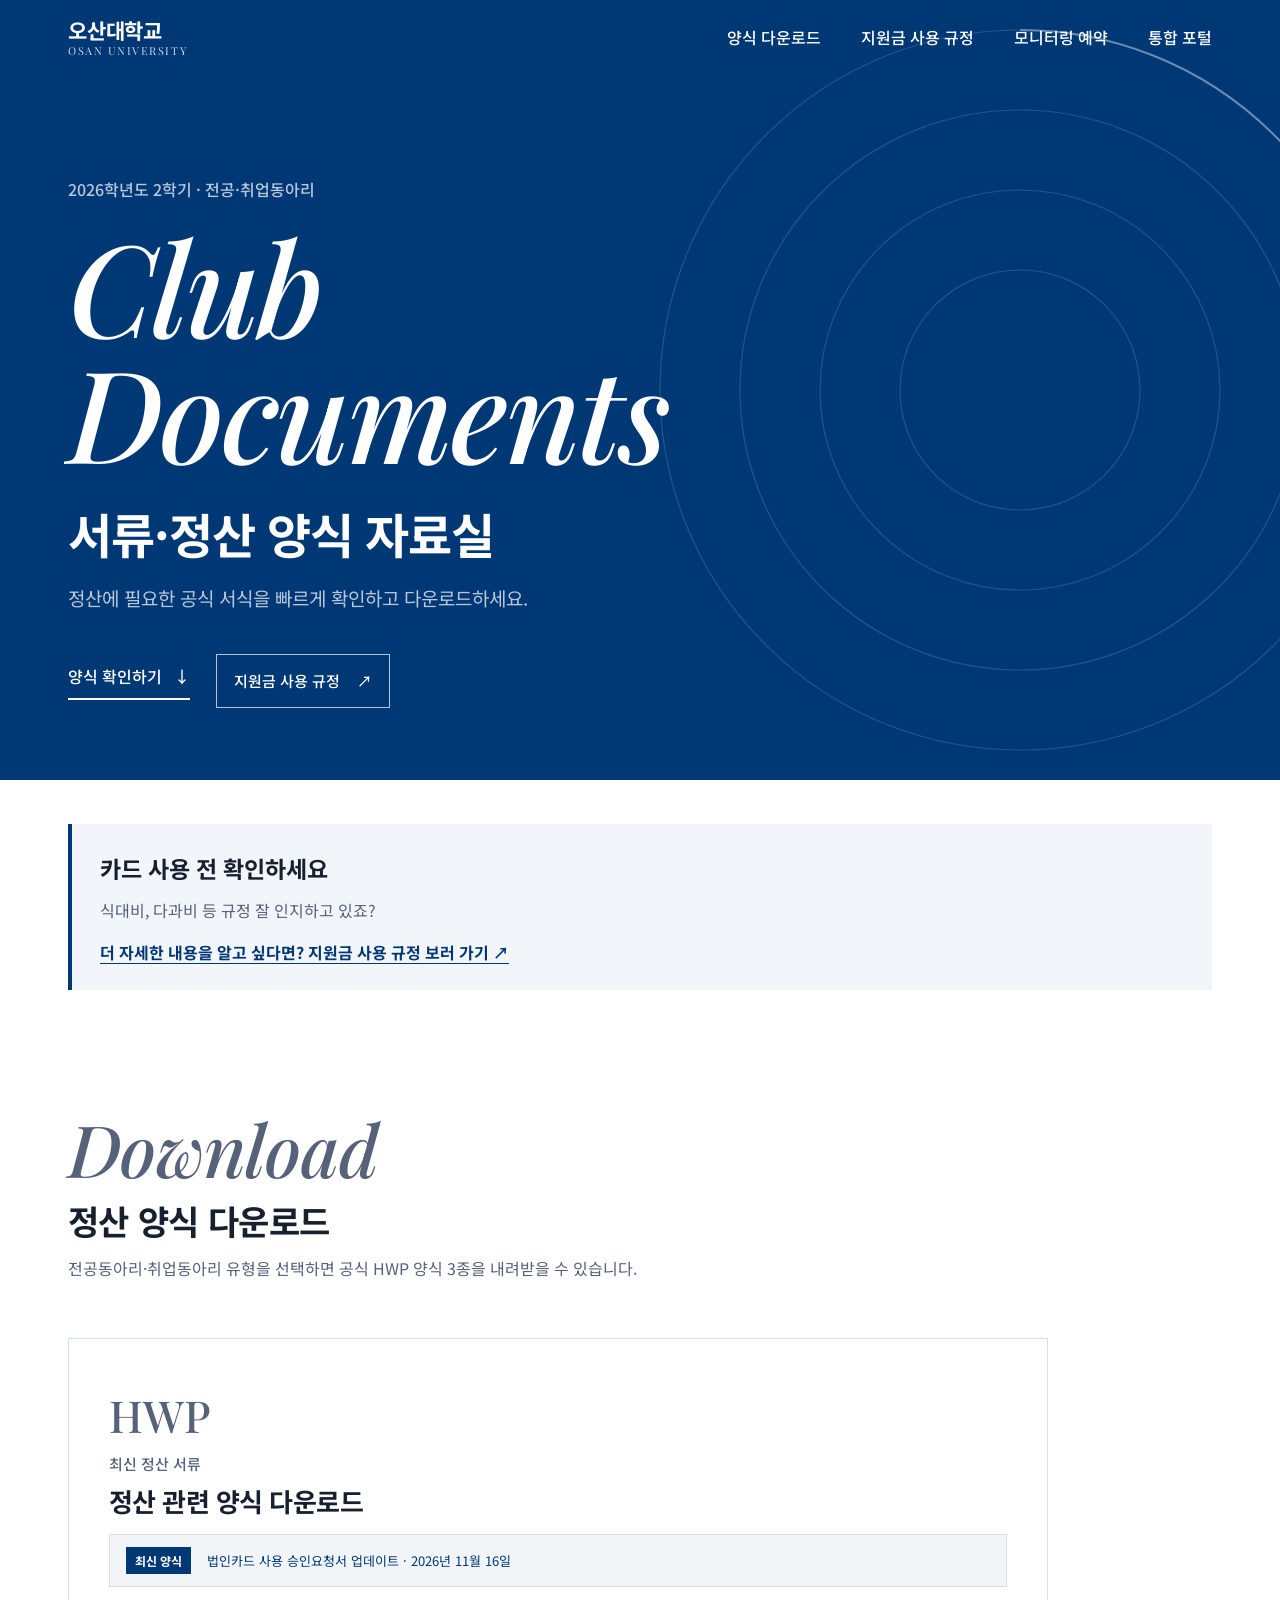
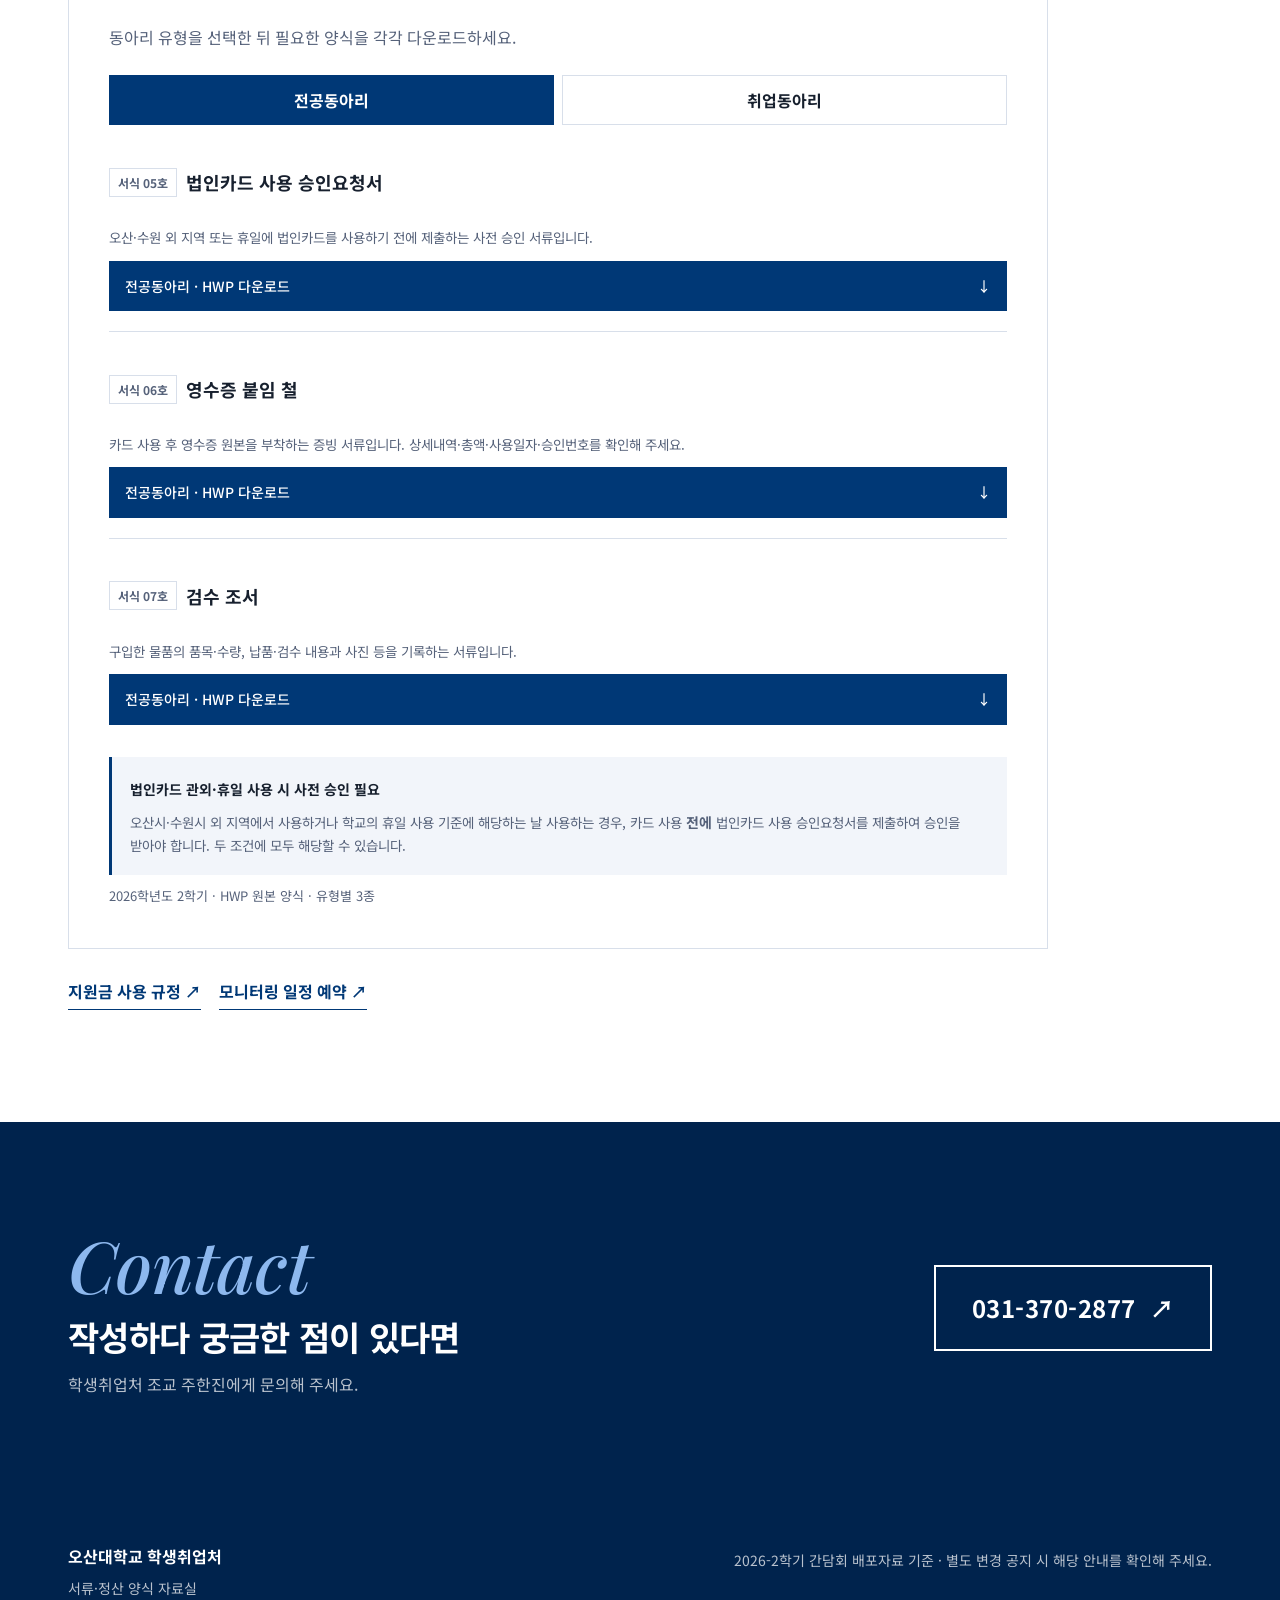
<file: index.html>
<!DOCTYPE html>
<html lang="ko">
<head>
<meta charset="utf-8">
<meta name="viewport" content="width=device-width, initial-scale=1, viewport-fit=cover">
<title>서류·정산 양식 자료실 | 오산대학교</title>
<meta name="description" content="오산대학교 전공·취업동아리 공식 정산 서식 다운로드">
<link rel="preconnect" href="https://fonts.googleapis.com">
<link rel="preconnect" href="https://fonts.gstatic.com" crossorigin>
<link href="https://fonts.googleapis.com/css2?family=Noto+Sans+KR:wght@400;500;700&family=Playfair+Display:ital,wght@0,500;1,500&display=swap" rel="stylesheet">
<link rel="stylesheet" href="./assets/css/common.css">
<link rel="stylesheet" href="./assets/css/documents.css">
<link rel="stylesheet" href="./assets/css/responsive.css">
<style>.form-version{display:flex;align-items:center;flex-wrap:wrap;gap:8px 16px;border:1px solid #d7e0e9;background:#f1f5f8;padding:12px 16px;margin:16px 0 22px;font-size:13px;color:#003876}.form-version strong{font-size:12px;background:#003876;color:#fff;padding:3px 9px}.form-version span{line-height:1.7}</style></head>
<body>
<header class="site-head" id="head"><div class="wrap">
<a class="logo" href="#top" aria-label="현재 페이지 처음으로"><b>오산대학교</b><span>OSAN UNIVERSITY</span></a>
<nav class="gnb" id="gnb" aria-label="주요 메뉴">
<a href="#downloads">양식 다운로드</a><a href="rules/" target="_blank" rel="noopener noreferrer">지원금 사용 규정</a><a href="https://hanjinjoo.github.io/osan-monitoring-2026/" target="_blank" rel="noopener noreferrer">모니터링 예약</a>
<a href="https://hanjinjoo.github.io/osan-club/" target="_blank" rel="noopener noreferrer">통합 포털</a></nav>
<button class="menu-btn" id="menuBtn" type="button" aria-label="메뉴 열기" aria-expanded="false" aria-controls="gnb"><span></span></button>
</div></header>
<main id="top">
<div class="hero"><svg class="hero-art" viewBox="0 0 760 760" fill="none" aria-hidden="true"><g stroke="#ffffff" stroke-opacity=".28" stroke-width="1.2"><circle cx="380" cy="380" r="120"/><circle cx="380" cy="380" r="200"/><circle cx="380" cy="380" r="280"/><circle cx="380" cy="380" r="360"/></g><path d="M380 20 A360 360 0 0 1 740 380" stroke="#ffffff" stroke-opacity=".8" stroke-width="2"/></svg>
<div class="wrap"><div class="hero-in"><p class="hero-term">2026학년도 2학기 · 전공·취업동아리</p>
<p class="hero-en" aria-hidden="true">Club<br>Documents</p>
<h1>서류·정산 양식 자료실</h1>
<p class="hero-lead">정산에 필요한 공식 서식을 빠르게 확인하고 다운로드하세요.</p>
<div class="hero-actions"><a class="hero-cta" href="#downloads">양식 확인하기 <span aria-hidden="true">↓</span></a>
<a class="hero-cta-secondary" href="rules/" target="_blank" rel="noopener noreferrer">지원금 사용 규정 <span aria-hidden="true">↗</span></a></div></div></div></div>
<div class="page-intro"><div class="wrap"><div class="page-intro__inner"><h2>카드 사용 전 확인하세요</h2><p>식대비, 다과비 등 규정 잘 인지하고 있죠?</p><a href="rules/" target="_blank" rel="noopener noreferrer">더 자세한 내용을 알고 싶다면? 지원금 사용 규정 보러 가기 ↗</a></div></div></div>
<section id="downloads"><div class="wrap"><div class="sec-head"><p class="sec-en" aria-hidden="true">Download</p><h2>정산 양식 다운로드</h2><p>전공동아리·취업동아리 유형을 선택하면 공식 HWP 양식 3종을 내려받을 수 있습니다.</p></div>
<p class="kakao-note" id="kakaoNote" role="status" hidden><b>카카오톡 안에서 열린 화면입니다.</b> 파일이 내려받아지지 않으면 화면 메뉴에서 ‘다른 브라우저로 열기’를 선택해 주세요.</p>
<div class="dl-grid">        <article class="dl-card settlement-card" aria-labelledby="settlement-heading">
          <p class="dl-type" aria-hidden="true">HWP</p>
          <p class="dl-kind">최신 정산 서류</p>
          <h3 id="settlement-heading">정산 관련 양식 다운로드</h3><div class="form-version" aria-label="정산 양식 최신 버전"><strong>최신 양식</strong><span>법인카드 사용 승인요청서 업데이트 · <time datetime="2026-11-16">2026년 11월 16일</time></span></div>
          <p>동아리 유형을 선택한 뒤 필요한 양식을 각각 다운로드하세요.</p>
          <div class="settlement-tabs" role="tablist" aria-label="정산 서류 동아리 유형">
            <button type="button" role="tab" id="settlement-tab-major" aria-controls="settlement-panel-major" aria-selected="true" tabindex="0" data-settlement-tab="major">전공동아리</button>
            <button type="button" role="tab" id="settlement-tab-employment" aria-controls="settlement-panel-employment" aria-selected="false" tabindex="-1" data-settlement-tab="employment">취업동아리</button>
          </div>
          <div role="tabpanel" id="settlement-panel-major" aria-labelledby="settlement-tab-major" data-settlement-panel="major">
            <div class="settlement-form"><div class="settlement-form-heading"><span class="form-number">서식 05호</span><h4>법인카드 사용 승인요청서</h4></div><p>오산·수원 외 지역 또는 휴일에 법인카드를 사용하기 전에 제출하는 사전 승인 서류입니다.</p><a class="dl-btn form-download" data-form-type="major" data-form-id="05" href="files/%5B%EC%84%9C%EC%8B%9D5%ED%98%B8%5D%20%EB%B2%95%EC%9D%B8%EC%B9%B4%EB%93%9C%20%EC%82%AC%EC%9A%A9%20%EC%8A%B9%EC%9D%B8%EC%9A%94%EC%B2%AD%EC%84%9C(%EC%A0%84%EA%B3%B5).hwp" download="[서식5호] 법인카드 사용 승인요청서(전공).hwp"><span>전공동아리 · HWP 다운로드</span><span aria-hidden="true">↓</span></a></div>
<div class="settlement-form"><div class="settlement-form-heading"><span class="form-number">서식 06호</span><h4>영수증 붙임 철</h4></div><p>카드 사용 후 영수증 원본을 부착하는 증빙 서류입니다. 상세내역·총액·사용일자·승인번호를 확인해 주세요.</p><a class="dl-btn form-download" data-form-type="major" data-form-id="06" href="files/%5B%EC%84%9C%EC%8B%9D6%ED%98%B8%5D%20%EC%98%81%EC%88%98%EC%A6%9D%20%EB%B6%99%EC%9E%84%20%EC%B2%A0(%EC%A0%84%EA%B3%B5).hwp" download="[서식6호] 영수증 붙임 철(전공).hwp"><span>전공동아리 · HWP 다운로드</span><span aria-hidden="true">↓</span></a></div>
<div class="settlement-form"><div class="settlement-form-heading"><span class="form-number">서식 07호</span><h4>검수 조서</h4></div><p>구입한 물품의 품목·수량, 납품·검수 내용과 사진 등을 기록하는 서류입니다.</p><a class="dl-btn form-download" data-form-type="major" data-form-id="07" href="files/%5B%EC%84%9C%EC%8B%9D7%ED%98%B8%5D%20%EA%B2%80%EC%88%98%20%EC%A1%B0%EC%84%9C(%EC%A0%84%EA%B3%B5).hwp" download="[서식7호] 검수 조서(전공).hwp"><span>전공동아리 · HWP 다운로드</span><span aria-hidden="true">↓</span></a></div>
          </div>
          <div role="tabpanel" id="settlement-panel-employment" aria-labelledby="settlement-tab-employment" data-settlement-panel="employment" hidden>
            <div class="settlement-form"><div class="settlement-form-heading"><span class="form-number">서식 05호</span><h4>법인카드 사용 승인요청서</h4></div><p>오산·수원 외 지역 또는 휴일에 법인카드를 사용하기 전에 제출하는 사전 승인 서류입니다.</p><a class="dl-btn form-download" data-form-type="employment" data-form-id="05" href="files/%5B%EC%84%9C%EC%8B%9D5%ED%98%B8%5D%20%EB%B2%95%EC%9D%B8%EC%B9%B4%EB%93%9C%20%EC%82%AC%EC%9A%A9%20%EC%8A%B9%EC%9D%B8%EC%9A%94%EC%B2%AD%EC%84%9C(%EC%B7%A8%EC%97%85).hwp" download="[서식5호] 법인카드 사용 승인요청서(취업).hwp"><span>취업동아리 · HWP 다운로드</span><span aria-hidden="true">↓</span></a></div>
<div class="settlement-form"><div class="settlement-form-heading"><span class="form-number">서식 06호</span><h4>영수증 붙임 철</h4></div><p>카드 사용 후 영수증 원본을 부착하는 증빙 서류입니다. 상세내역·총액·사용일자·승인번호를 확인해 주세요.</p><a class="dl-btn form-download" data-form-type="employment" data-form-id="06" href="files/%5B%EC%84%9C%EC%8B%9D6%ED%98%B8%5D%20%EC%98%81%EC%88%98%EC%A6%9D%20%EB%B6%99%EC%9E%84%20%EC%B2%A0(%EC%B7%A8%EC%97%85).hwp" download="[서식6호] 영수증 붙임 철(취업).hwp"><span>취업동아리 · HWP 다운로드</span><span aria-hidden="true">↓</span></a></div>
<div class="settlement-form"><div class="settlement-form-heading"><span class="form-number">서식 07호</span><h4>검수 조서</h4></div><p>구입한 물품의 품목·수량, 납품·검수 내용과 사진 등을 기록하는 서류입니다.</p><a class="dl-btn form-download" data-form-type="employment" data-form-id="07" href="files/%5B%EC%84%9C%EC%8B%9D7%ED%98%B8%5D%20%EA%B2%80%EC%88%98%20%EC%A1%B0%EC%84%9C(%EC%B7%A8%EC%97%85).hwp" download="[서식7호] 검수 조서(취업).hwp"><span>취업동아리 · HWP 다운로드</span><span aria-hidden="true">↓</span></a></div>
          </div>
          <div class="settlement-notice" role="note">
            <strong>법인카드 관외·휴일 사용 시 사전 승인 필요</strong>
            <p>오산시·수원시 외 지역에서 사용하거나 학교의 휴일 사용 기준에 해당하는 날 사용하는 경우, 카드 사용 <strong>전에</strong> 법인카드 사용 승인요청서를 제출하여 승인을 받아야 합니다. 두 조건에 모두 해당할 수 있습니다.</p>
          </div>
          <p class="dl-version">2026학년도 2학기 · HWP 원본 양식 · 유형별 3종</p>
        </article></div>
<div class="other-services"><a href="rules/" target="_blank" rel="noopener noreferrer">지원금 사용 규정 ↗</a><a href="https://hanjinjoo.github.io/osan-monitoring-2026/" target="_blank" rel="noopener noreferrer">모니터링 일정 예약 ↗</a></div></div></section>
  <div class="contact">
    <div class="wrap contact-in">
      <div>
        <p class="sec-en" aria-hidden="true">Contact</p>
        <h3>작성하다 궁금한 점이 있다면</h3>
        <p>학생취업처 조교 주한진에게 문의해 주세요.</p>
      </div>
      <a class="tel" href="tel:0313702877">031-370-2877 <span aria-hidden="true">↗</span></a>
    </div>
  </div>
</main>
<footer>
  <div class="wrap">
    <div>
      <b>오산대학교 학생취업처</b>
      <p>서류·정산 양식 자료실</p>
    </div>
    <p>2026-2학기 간담회 배포자료 기준 · 별도 변경 공지 시 해당 안내를 확인해 주세요.</p>
  </div>
</footer>
<script>(function(){const next={'#rules':'rules/#rules','#submit':'rules/#submit','#documents':'rules/#documents','#preflight':'rules/#preflight'}[location.hash];if(next)location.replace(new URL(next,location.href).href)})();</script>
<script type="module" src="./assets/js/common.js"></script>
<script type="module" src="./assets/js/documents.js"></script>
</body>
</html>
</file>
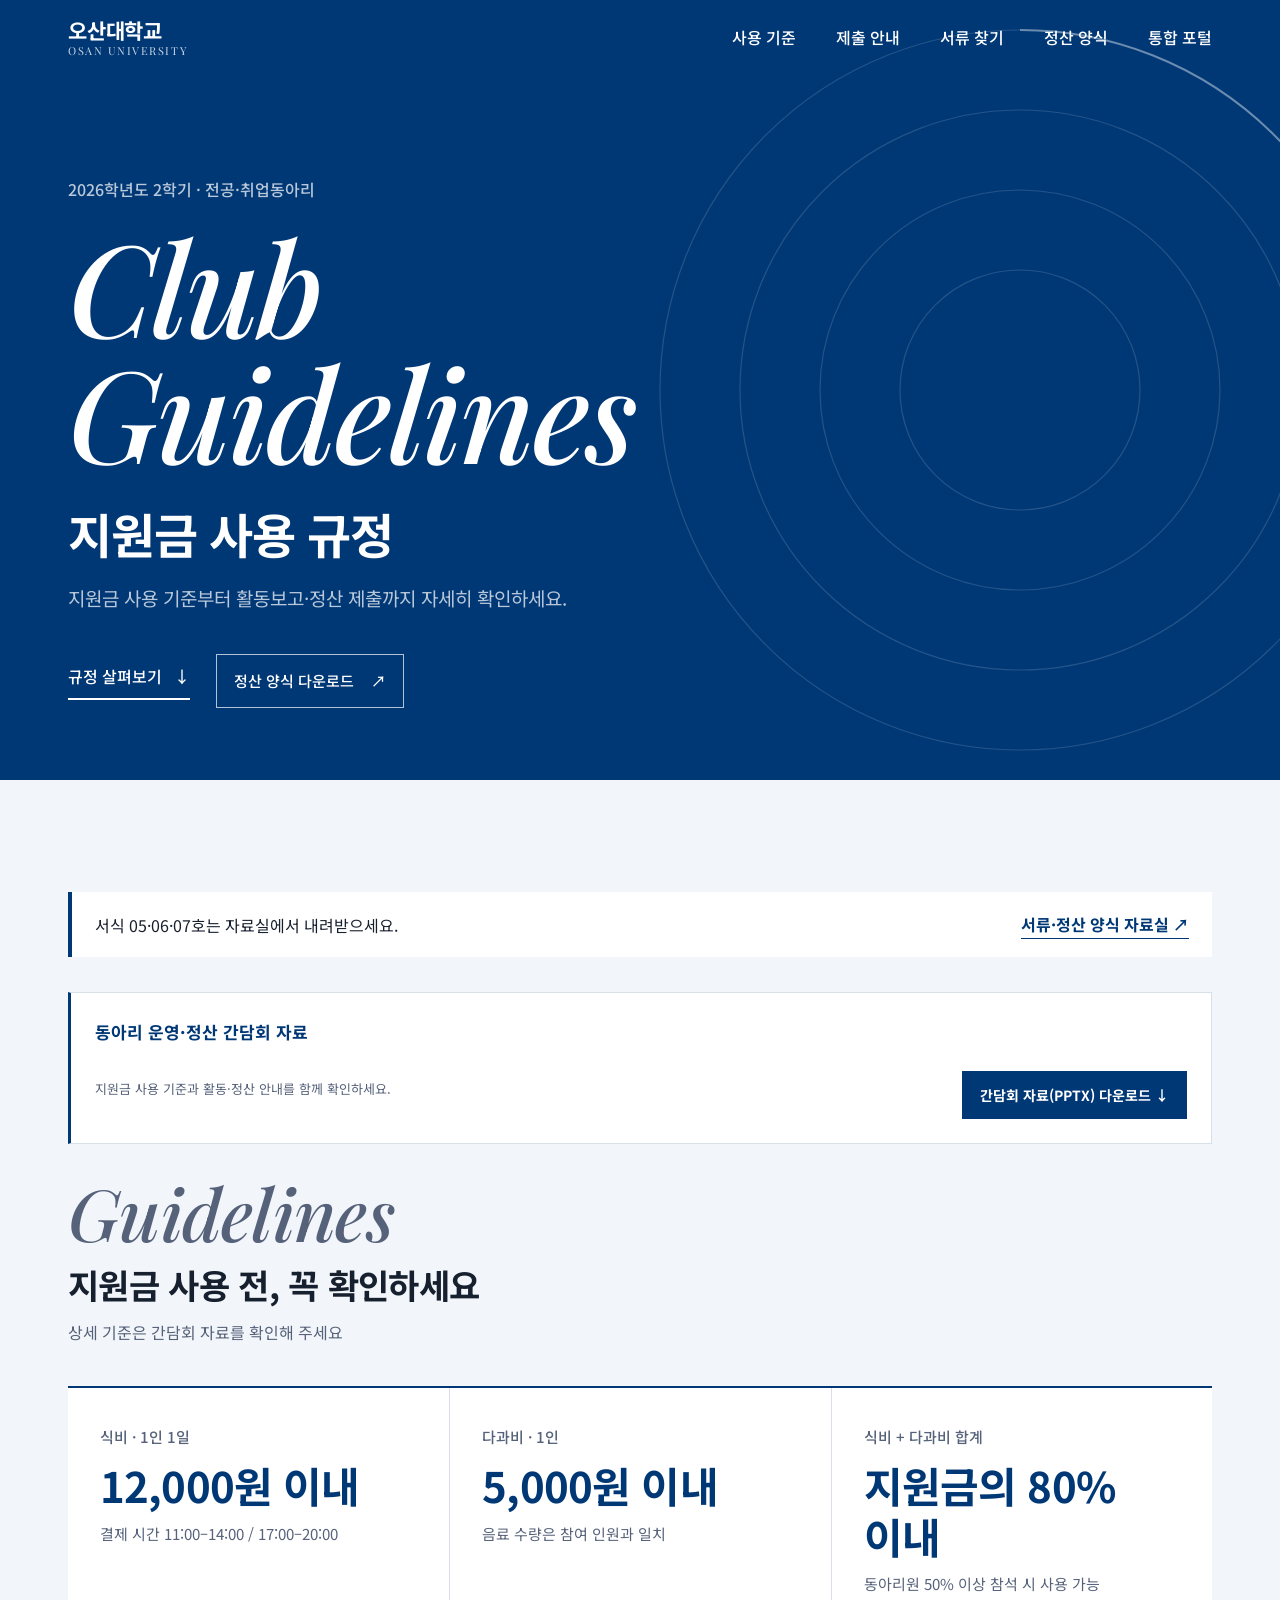
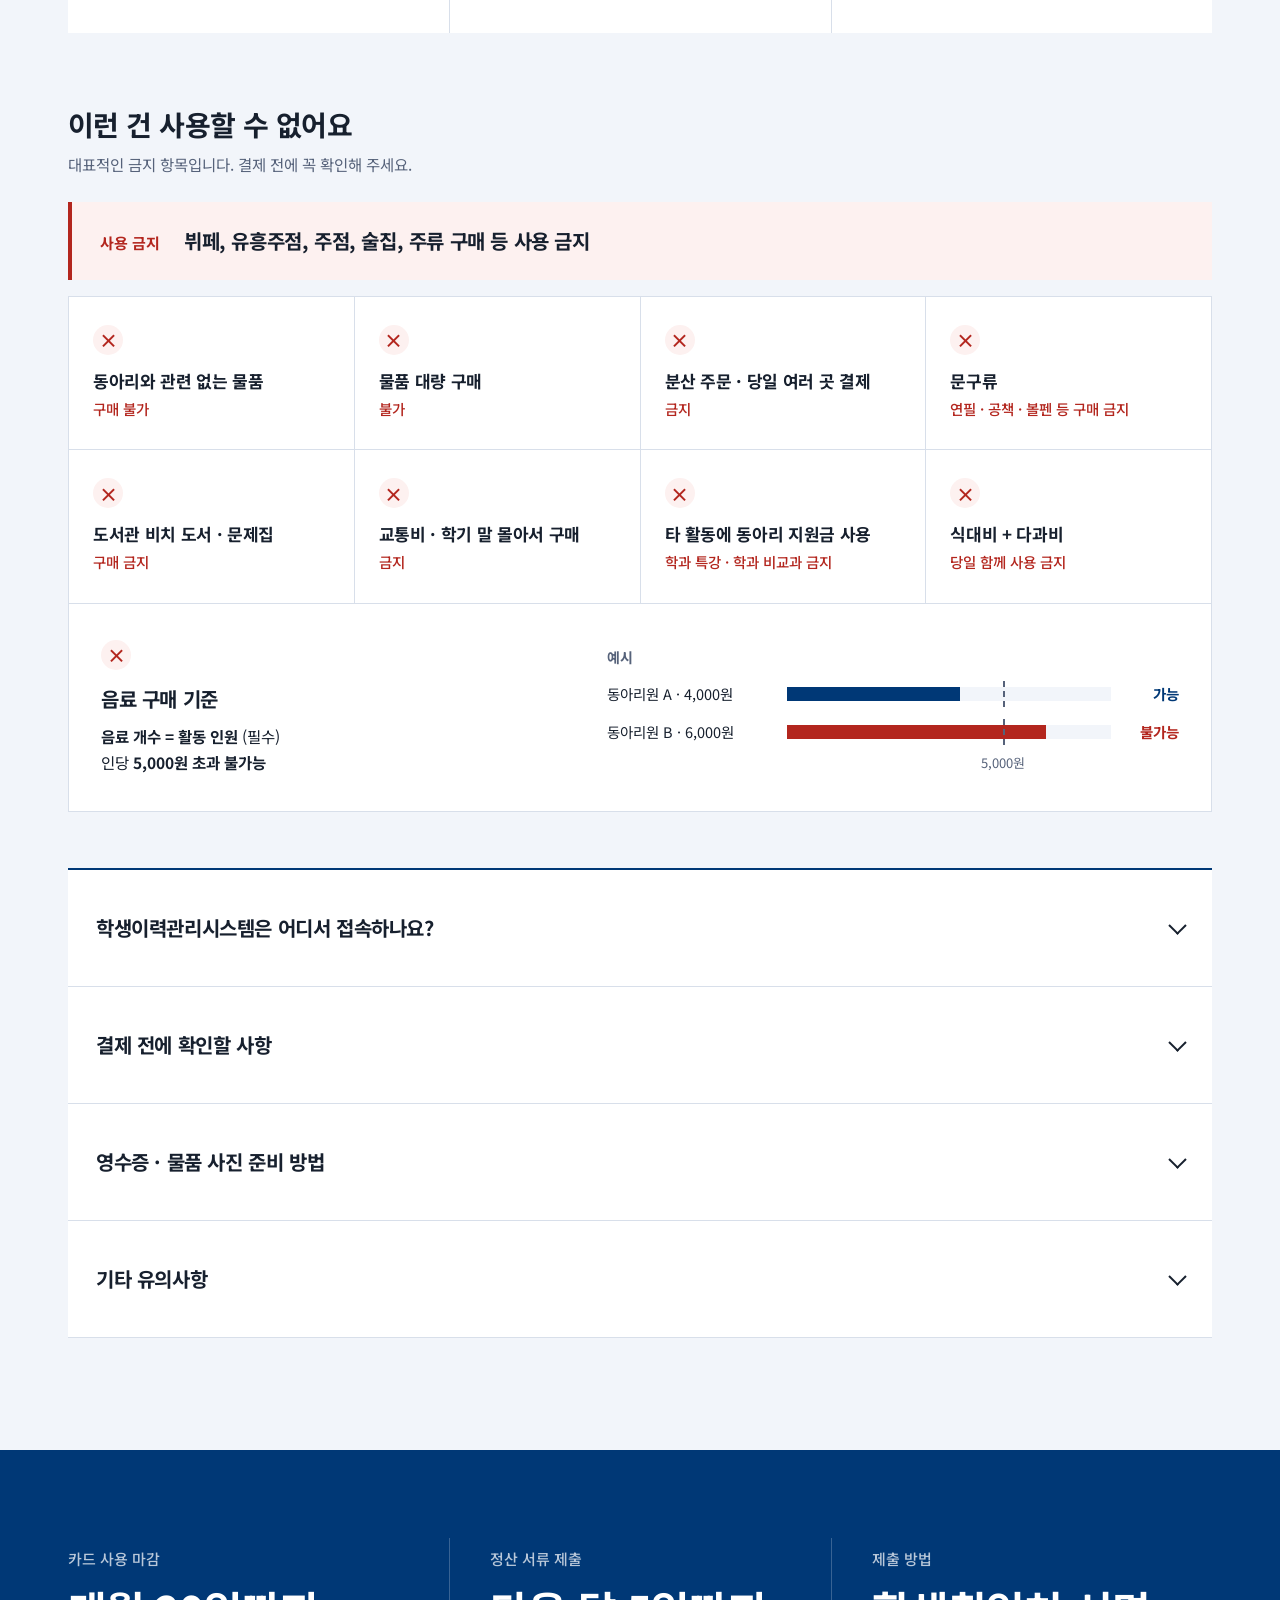
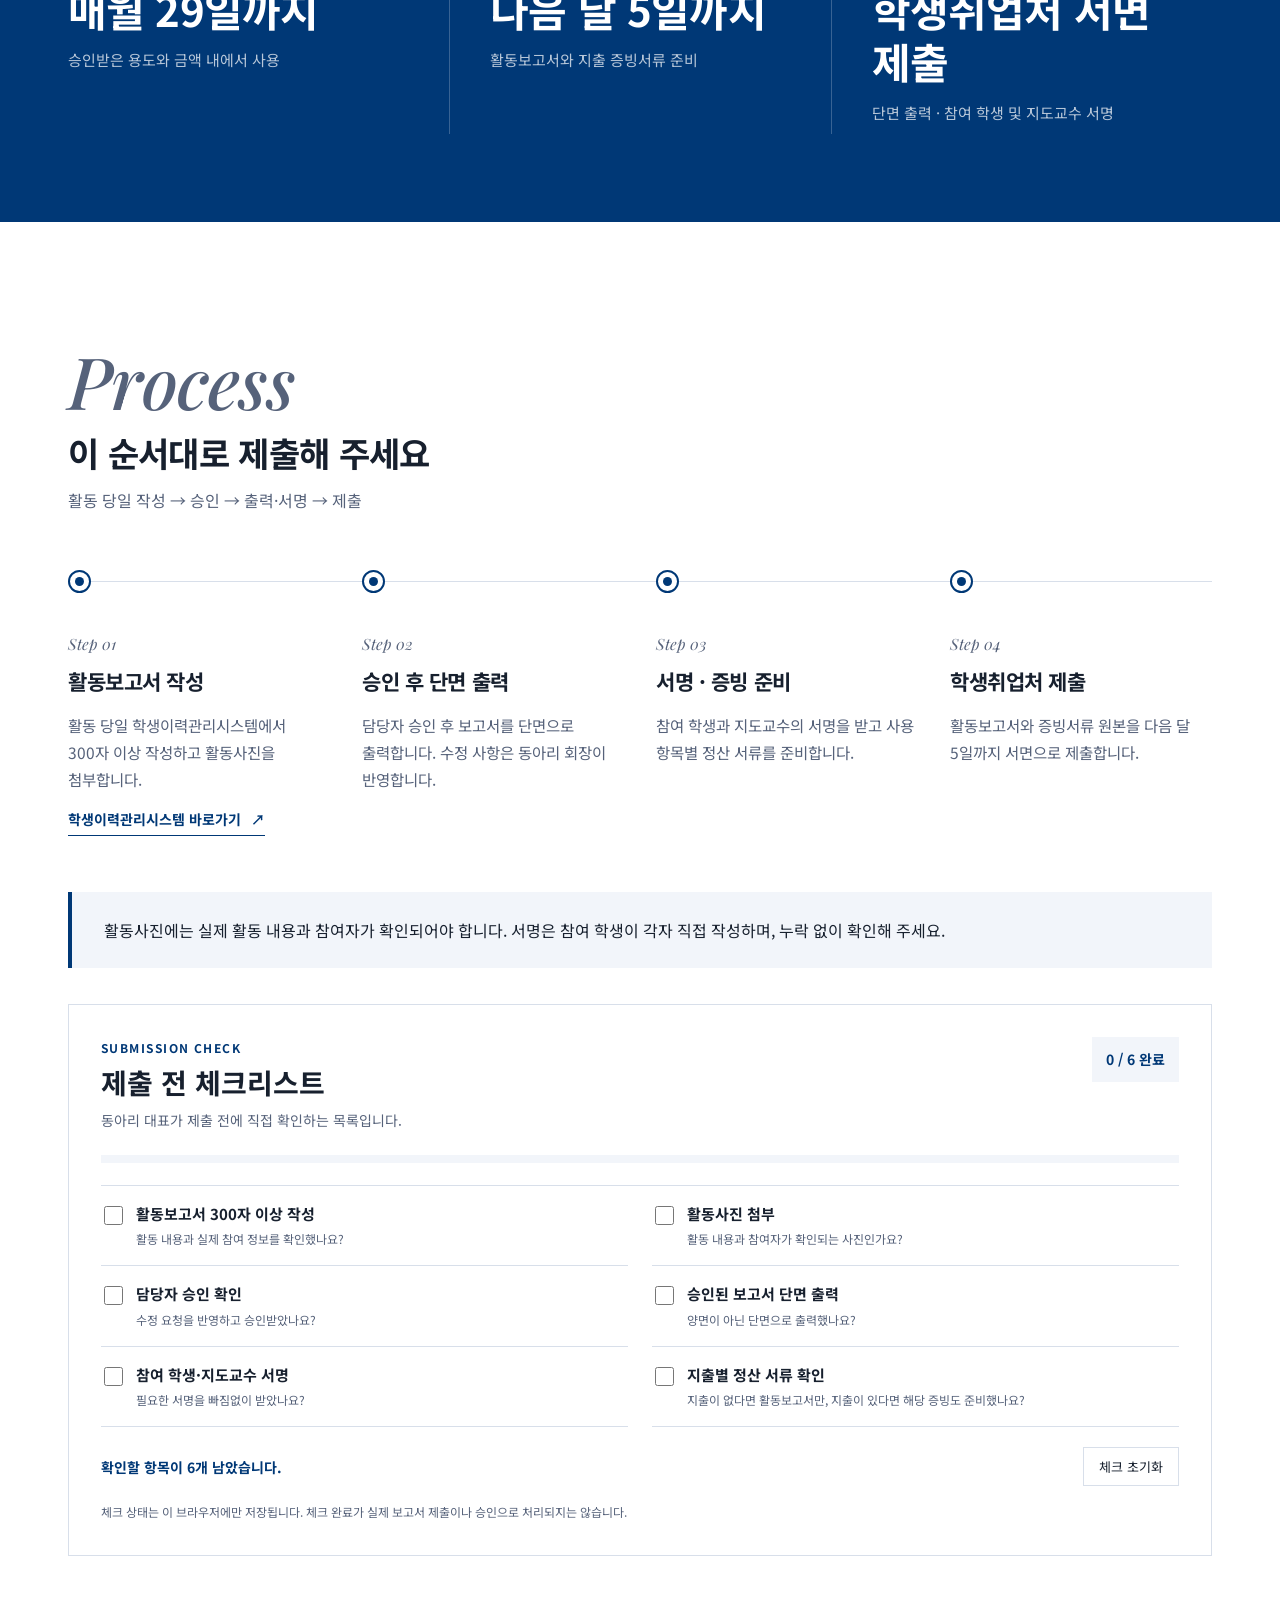
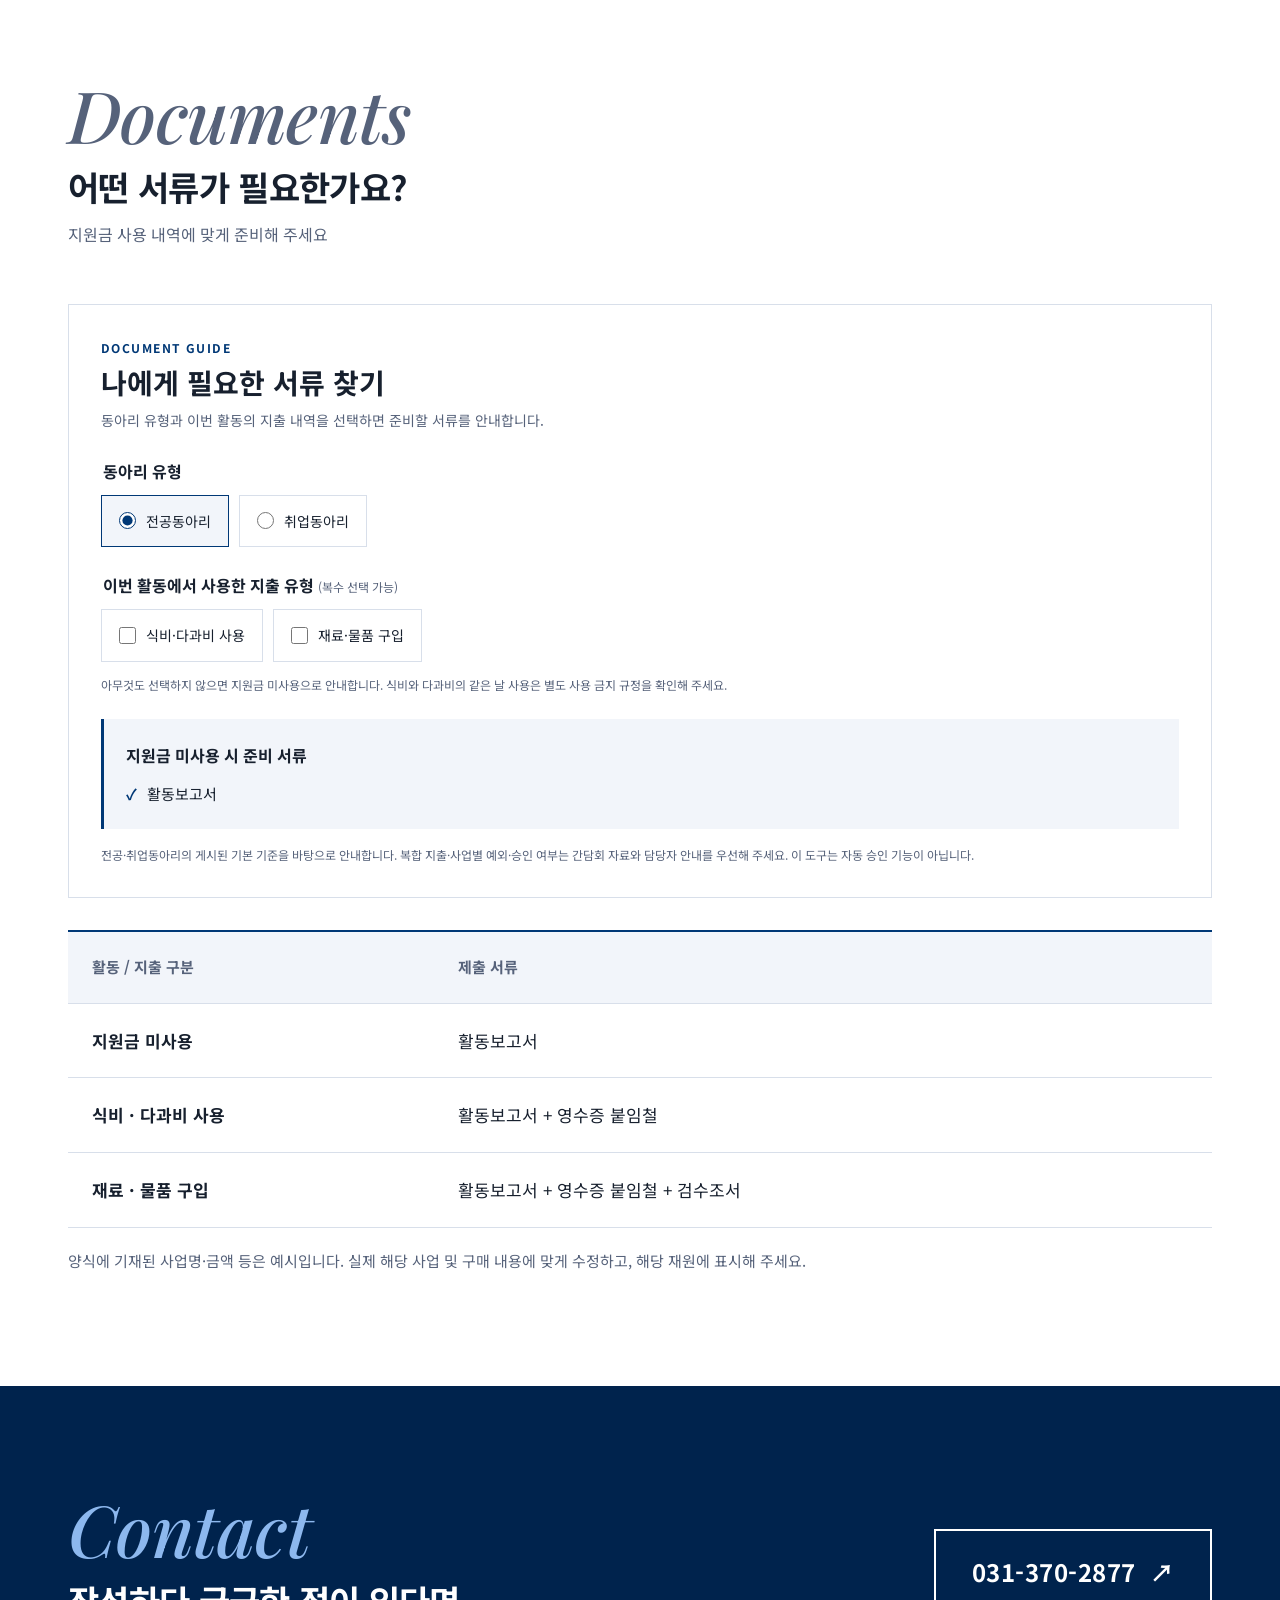
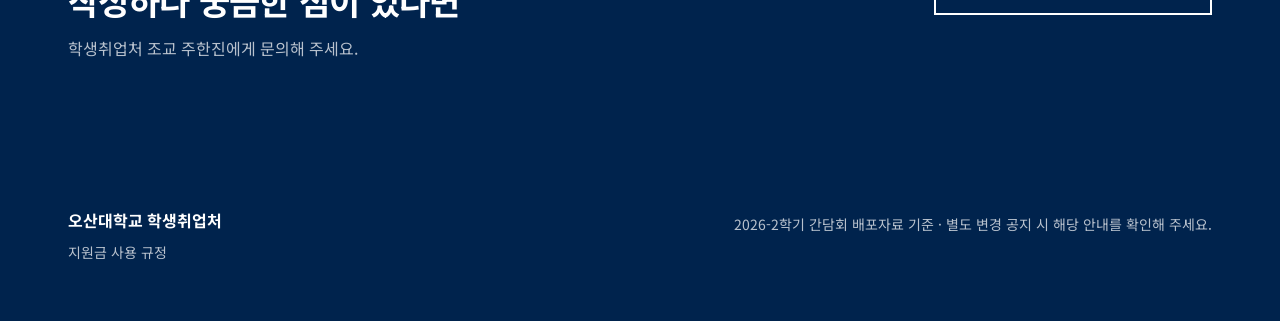
<file: rules/index.html>
<!DOCTYPE html>
<html lang="ko">
<head>
<meta charset="utf-8">
<meta name="viewport" content="width=device-width, initial-scale=1, viewport-fit=cover">
<title>지원금 사용 규정 | 오산대학교</title>
<meta name="description" content="오산대학교 지원금 사용 기준, 제출 절차, 간담회 자료 및 필요한 서류 안내">
<link rel="preconnect" href="https://fonts.googleapis.com">
<link rel="preconnect" href="https://fonts.gstatic.com" crossorigin>
<link href="https://fonts.googleapis.com/css2?family=Noto+Sans+KR:wght@400;500;700&family=Playfair+Display:ital,wght@0,500;1,500&display=swap" rel="stylesheet">
<link rel="stylesheet" href="../assets/css/common.css">
<link rel="stylesheet" href="../assets/css/rules.css">
<link rel="stylesheet" href="../assets/css/responsive.css">
<style>.meeting-top{scroll-margin-top:100px;margin:18px 0 32px}.meeting-top .materials-card{display:flex;align-items:center;flex-wrap:wrap;gap:12px 24px;padding:24px;background:#fff;border:1px solid #d7e0e9;border-left:3px solid #003876}.meeting-top .materials-card h3{font-size:17px;margin:0;width:100%;color:#003876}.meeting-top .materials-card p{margin:0;flex:1;min-width:220px;font-size:13px}.meeting-top .doc-download{white-space:nowrap}@media(max-width:600px){.meeting-top .materials-card{padding:20px}.meeting-top .doc-download{width:100%;text-align:center}}</style></head>
<body>
<header class="site-head" id="head"><div class="wrap">
<a class="logo" href="#top" aria-label="현재 페이지 처음으로"><b>오산대학교</b><span>OSAN UNIVERSITY</span></a>
<nav class="gnb" id="gnb" aria-label="주요 메뉴">
<a href="#rules">사용 기준</a><a href="#submit">제출 안내</a><a href="#documents">서류 찾기</a><a href="../" target="_blank" rel="noopener noreferrer">정산 양식</a>
<a href="https://hanjinjoo.github.io/osan-club/" target="_blank" rel="noopener noreferrer">통합 포털</a></nav>
<button class="menu-btn" id="menuBtn" type="button" aria-label="메뉴 열기" aria-expanded="false" aria-controls="gnb"><span></span></button>
</div></header>
<main id="top">
<div class="hero"><svg class="hero-art" viewBox="0 0 760 760" fill="none" aria-hidden="true"><g stroke="#ffffff" stroke-opacity=".28" stroke-width="1.2"><circle cx="380" cy="380" r="120"/><circle cx="380" cy="380" r="200"/><circle cx="380" cy="380" r="280"/><circle cx="380" cy="380" r="360"/></g><path d="M380 20 A360 360 0 0 1 740 380" stroke="#ffffff" stroke-opacity=".8" stroke-width="2"/></svg>
<div class="wrap"><div class="hero-in"><p class="hero-term">2026학년도 2학기 · 전공·취업동아리</p>
<p class="hero-en" aria-hidden="true">Club<br>Guidelines</p>
<h1>지원금 사용 규정</h1>
<p class="hero-lead">지원금 사용 기준부터 활동보고·정산 제출까지 자세히 확인하세요.</p>
<div class="hero-actions"><a class="hero-cta" href="#rules">규정 살펴보기 <span aria-hidden="true">↓</span></a>
<a class="hero-cta-secondary" href="../" target="_blank" rel="noopener noreferrer">정산 양식 다운로드 <span aria-hidden="true">↗</span></a></div></div></div></div>
  <section id="rules" class="rules">
    <div class="wrap">
      <div class="rules-topnote"><span>서식 05·06·07호는 자료실에서 내려받으세요.</span><a href="../" target="_blank" rel="noopener noreferrer">서류·정산 양식 자료실 ↗</a></div><div id="meeting-materials" class="meeting-top" aria-label="간담회 자료 다운로드"><div class="materials-card"><h3>동아리 운영·정산 간담회 자료</h3><p>지원금 사용 기준과 활동·정산 안내를 함께 확인하세요.</p><a class="doc-download" href="../files/2026%ED%95%99%EB%85%84%EB%8F%84%202%ED%95%99%EA%B8%B0%20%EA%B0%84%EB%8B%B4%ED%9A%8C%20%EC%9E%90%EB%A3%8C.pptx" download="2026학년도 2학기 간담회 자료.pptx">간담회 자료(PPTX) 다운로드 ↓</a></div></div><div class="sec-head">
        <p class="sec-en" aria-hidden="true">Guidelines</p>
        <h2>지원금 사용 전, 꼭 확인하세요</h2>
        <p>상세 기준은 간담회 자료를 확인해 주세요</p>
      </div>
      <div class="limits">
        <div class="limit">
          <p class="limit-label">식비 · 1인 1일</p>
          <p class="limit-value">12,000원 이내</p>
          <p class="limit-desc">결제 시간 11:00–14:00 / 17:00–20:00</p>
        </div>
        <div class="limit">
          <p class="limit-label">다과비 · 1인</p>
          <p class="limit-value">5,000원 이내</p>
          <p class="limit-desc">음료 수량은 참여 인원과 일치</p>
        </div>
        <div class="limit">
          <p class="limit-label">식비 + 다과비 합계</p>
          <p class="limit-value">지원금의 80% 이내</p>
          <p class="limit-desc">동아리원 50% 이상 참석 시 사용 가능</p>
        </div>
      </div>

      <h3 class="nogo-head">이런 건 사용할 수 없어요</h3>
      <p class="nogo-sub">대표적인 금지 항목입니다. 결제 전에 꼭 확인해 주세요.</p>
      <div class="ban" role="note"><p class="ban-label">사용 금지</p><p class="ban-text">뷔페, 유흥주점, 주점, 술집, 주류 구매 등 사용 금지</p></div>
      <ul class="nogo">
          <li class="nogo-item"><span class="nogo-icon" aria-hidden="true">×</span><div><p class="nogo-title">동아리와 관련 없는 물품</p><p class="nogo-note">구매 불가</p></div></li>
          <li class="nogo-item"><span class="nogo-icon" aria-hidden="true">×</span><div><p class="nogo-title">물품 대량 구매</p><p class="nogo-note">불가</p></div></li>
          <li class="nogo-item"><span class="nogo-icon" aria-hidden="true">×</span><div><p class="nogo-title">분산 주문 · 당일 여러 곳 결제</p><p class="nogo-note">금지</p></div></li>
          <li class="nogo-item"><span class="nogo-icon" aria-hidden="true">×</span><div><p class="nogo-title">문구류</p><p class="nogo-note">연필 · 공책 · 볼펜 등 구매 금지</p></div></li>
          <li class="nogo-item"><span class="nogo-icon" aria-hidden="true">×</span><div><p class="nogo-title">도서관 비치 도서 · 문제집</p><p class="nogo-note">구매 금지</p></div></li>
          <li class="nogo-item"><span class="nogo-icon" aria-hidden="true">×</span><div><p class="nogo-title">교통비 · 학기 말 몰아서 구매</p><p class="nogo-note">금지</p></div></li>
          <li class="nogo-item"><span class="nogo-icon" aria-hidden="true">×</span><div><p class="nogo-title">타 활동에 동아리 지원금 사용</p><p class="nogo-note">학과 특강 · 학과 비교과 금지</p></div></li>
          <li class="nogo-item"><span class="nogo-icon" aria-hidden="true">×</span><div><p class="nogo-title">식대비 + 다과비</p><p class="nogo-note">당일 함께 사용 금지</p></div></li>
          <li class="nogo-drink">
            <div>
              <span class="nogo-icon" aria-hidden="true">×</span>
              <p class="nogo-title">음료 구매 기준</p>
              <p class="nogo-rule"><b>음료 개수 = 활동 인원</b> (필수)<br>인당 <b>5,000원 초과 불가능</b></p>
            </div>
            <div class="ex" role="img" aria-label="예시: 동아리원 A가 4,000원 음료를 구매하는 것은 가능, 동아리원 B가 6,000원 음료를 구매하는 것은 불가능">
              <p class="ex-cap">예시</p>
              <div class="ex-row ex-ok"><span>동아리원 A · 4,000원</span><div class="ex-track"><div class="ex-fill"></div></div><span class="ex-res">가능</span></div>
              <div class="ex-row ex-bad"><span>동아리원 B · 6,000원</span><div class="ex-track"><div class="ex-fill"></div></div><span class="ex-res">불가능</span></div>
              <div class="ex-scale" aria-hidden="true"><span></span><span><i>5,000원</i></span><span></span></div>
            </div>
          </li>
      </ul>

      <div class="acc">
        <details>
          <summary>학생이력관리시스템은 어디서 접속하나요?</summary>
          <ul><li>학생은 <a class="inline-rule-link" href="https://ostory.osan.ac.kr/ptfol/grLrn/stClub/scAppl/index.do" target="_blank" rel="noopener noreferrer">학생이력관리시스템 바로가기 ↗</a>에서 직접 로그인한 뒤 활동보고서를 작성할 수 있습니다.</li></ul>
        </details>
        <details>
          <summary>결제 전에 확인할 사항</summary>
          <ul>
            <li>지원금 배정액을 확인하고 사용 목적을 사전에 안내하여 승인받은 후 카드를 수령합니다.</li>
            <li>오산·수원 이외 지역, 주말·공휴일 및 외부 활동은 사전 승인이 필요합니다.</li>
            <li>사용 가능 여부가 모호한 물품은 결제 전에 담당자에게 문의해 주세요.</li>
          </ul>
        </details>
        <details>
          <summary>영수증 · 물품 사진 준비 방법</summary>
          <ul>
            <li>영수증은 상세내역·총액·사용일자·승인번호가 보이도록 원본을 부착합니다. 카드번호도 확인해 주세요.</li>
            <li>영수증을 훼손하거나 겹쳐 붙이지 않습니다. 훼손된 경우 재발행이 필요합니다.</li>
            <li>배달 주문은 카드 매출전표와 품목이 표시된 영수증을 모두 준비합니다.</li>
            <li>물품 구입 시 검수조서를 작성하고, 구매한 물품의 전체 수량과 구성이 보이도록 사진을 촬영합니다.</li>
            <li>검수조서의 검수자는 인수자보다 높은 직급이어야 합니다. 예를 들어, 인수자가 동아리 대표인 경우 검수자는 조교로 작성해 주세요.</li>
          </ul>
        </details>
        <details>
          <summary>기타 유의사항</summary>
          <ul>
            <li>포인트 적립·할인을 적용하지 않으며, 다른 프로그램 예산과 동일한 시간·장소에서 중복 집행하지 않습니다.</li>
            <li>혁신사업·RISE 외 다른 사업의 카드를 사용하지 않습니다.</li>
          </ul>
        </details>
      </div>
    </div>
  </section>
  <div class="numbers">
    <div class="wrap">
      <div class="num-grid">
        <div class="num">
          <p class="num-label">카드 사용 마감</p>
          <p class="num-value">매월 29일까지</p>
          <p class="num-desc">승인받은 용도와 금액 내에서 사용</p>
        </div>
        <div class="num">
          <p class="num-label">정산 서류 제출</p>
          <p class="num-value">다음 달 5일까지</p>
          <p class="num-desc">활동보고서와 지출 증빙서류 준비</p>
        </div>
        <div class="num">
          <p class="num-label">제출 방법</p>
          <p class="num-value">학생취업처 서면 제출</p>
          <p class="num-desc">단면 출력 · 참여 학생 및 지도교수 서명</p>
        </div>
      </div>
    </div>
  </div>
  <section id="submit">
    <div class="wrap">
      <div class="sec-head">
        <p class="sec-en" aria-hidden="true">Process</p>
        <h2>이 순서대로 제출해 주세요</h2>
        <p>활동 당일 작성 → 승인 → 출력·서명 → 제출</p>
      </div>
      <ol class="steps">
        <li class="step">
          <p class="step-no">Step 01</p>
          <h3>활동보고서 작성</h3>
          <p>활동 당일 학생이력관리시스템에서 300자 이상 작성하고 활동사진을 첨부합니다.</p>
          <a class="step-link" href="https://ostory.osan.ac.kr/ptfol/grLrn/stClub/scAppl/index.do" target="_blank" rel="noopener noreferrer">학생이력관리시스템 바로가기 <span aria-hidden="true">↗</span></a>
        </li>
        <li class="step">
          <p class="step-no">Step 02</p>
          <h3>승인 후 단면 출력</h3>
          <p>담당자 승인 후 보고서를 단면으로 출력합니다. 수정 사항은 동아리 회장이 반영합니다.</p>
        </li>
        <li class="step">
          <p class="step-no">Step 03</p>
          <h3>서명 · 증빙 준비</h3>
          <p>참여 학생과 지도교수의 서명을 받고 사용 항목별 정산 서류를 준비합니다.</p>
        </li>
        <li class="step">
          <p class="step-no">Step 04</p>
          <h3>학생취업처 제출</h3>
          <p>활동보고서와 증빙서류 원본을 다음 달 5일까지 서면으로 제출합니다.</p>
        </li>
      </ol>
      <p class="note">활동사진에는 실제 활동 내용과 참여자가 확인되어야 합니다. 서명은 참여 학생이 각자 직접 작성하며, 누락 없이 확인해 주세요.</p>
      <div class="preflight" id="preflight" aria-labelledby="preflight-title">
        <div class="tool-heading">
          <div><p class="tool-eyebrow">Submission Check</p><h3 id="preflight-title">제출 전 체크리스트</h3><p>동아리 대표가 제출 전에 직접 확인하는 목록입니다.</p></div>
          <div class="tool-counter" id="preflightCount" aria-live="polite">0 / 6 완료</div>
        </div>
        <progress id="preflightProgress" class="preflight-progress" max="6" value="0" aria-label="제출 준비 확인 진행률"></progress>
        <div class="preflight-items">
          <label class="preflight-item"><input type="checkbox" data-preflight-check><span><strong>활동보고서 300자 이상 작성</strong><small>활동 내용과 실제 참여 정보를 확인했나요?</small></span></label>
          <label class="preflight-item"><input type="checkbox" data-preflight-check><span><strong>활동사진 첨부</strong><small>활동 내용과 참여자가 확인되는 사진인가요?</small></span></label>
          <label class="preflight-item"><input type="checkbox" data-preflight-check><span><strong>담당자 승인 확인</strong><small>수정 요청을 반영하고 승인받았나요?</small></span></label>
          <label class="preflight-item"><input type="checkbox" data-preflight-check><span><strong>승인된 보고서 단면 출력</strong><small>양면이 아닌 단면으로 출력했나요?</small></span></label>
          <label class="preflight-item"><input type="checkbox" data-preflight-check><span><strong>참여 학생·지도교수 서명</strong><small>필요한 서명을 빠짐없이 받았나요?</small></span></label>
          <label class="preflight-item"><input type="checkbox" data-preflight-check><span><strong>지출별 정산 서류 확인</strong><small>지출이 없다면 활동보고서만, 지출이 있다면 해당 증빙도 준비했나요?</small></span></label>
        </div>
        <div class="tool-footer">
          <p id="preflightStatus" class="tool-status" role="status" aria-live="polite">확인할 항목이 6개 남았습니다.</p>
          <button class="tool-reset" id="preflightReset" type="button">체크 초기화</button>
        </div>
        <p class="tool-disclaimer">체크 상태는 이 브라우저에만 저장됩니다. 체크 완료가 실제 보고서 제출이나 승인으로 처리되지는 않습니다.</p>
      </div>
    </div>
  </section>
  <section id="documents">
    <div class="wrap">
      <div class="sec-head">
        <p class="sec-en" aria-hidden="true">Documents</p>
        <h2>어떤 서류가 필요한가요?</h2>
        <p>지원금 사용 내역에 맞게 준비해 주세요</p>
      </div>
      <div class="doc-tool" id="docAdvisor" aria-labelledby="doc-tool-title">
        <div class="tool-heading">
          <div><p class="tool-eyebrow">Document Guide</p><h3 id="doc-tool-title">나에게 필요한 서류 찾기</h3><p>동아리 유형과 이번 활동의 지출 내역을 선택하면 준비할 서류를 안내합니다.</p></div>
        </div>
        <fieldset class="doc-fieldset">
          <legend>동아리 유형</legend>
          <div class="doc-choices">
            <label class="doc-choice"><input type="radio" name="advisorClub" value="major" checked><span>전공동아리</span></label>
            <label class="doc-choice"><input type="radio" name="advisorClub" value="employment"><span>취업동아리</span></label>
          </div>
        </fieldset>
        <fieldset class="doc-fieldset">
          <legend>이번 활동에서 사용한 지출 유형 <small>(복수 선택 가능)</small></legend>
          <div class="doc-choices">
            <label class="doc-choice"><input id="advisorFood" type="checkbox"><span>식비·다과비 사용</span></label>
            <label class="doc-choice"><input id="advisorGoods" type="checkbox"><span>재료·물품 구입</span></label>
          </div>
          <p class="doc-explainer">아무것도 선택하지 않으면 지원금 미사용으로 안내합니다. 식비와 다과비의 같은 날 사용은 별도 사용 금지 규정을 확인해 주세요.</p>
        </fieldset>
        <div class="doc-result" aria-live="polite" aria-atomic="true">
          <p class="doc-result-caption" id="advisorSummary">지원금 미사용 시 준비 서류</p>
          <ul id="advisorResultList" class="doc-result-list"><li>활동보고서</li></ul>
          <div id="advisorDownloadLinks" class="doc-result-downloads"></div>
        </div>
        <p class="tool-disclaimer">전공·취업동아리의 게시된 기본 기준을 바탕으로 안내합니다. 복합 지출·사업별 예외·승인 여부는 간담회 자료와 담당자 안내를 우선해 주세요. 이 도구는 자동 승인 기능이 아닙니다.</p>
      </div>
      <div class="tbl-wrap">
        <table>
          <thead>
            <tr><th scope="col">활동 / 지출 구분</th><th scope="col">제출 서류</th></tr>
          </thead>
          <tbody>
            <tr><td>지원금 미사용</td><td>활동보고서</td></tr>
            <tr><td>식비 · 다과비 사용</td><td>활동보고서 + 영수증 붙임철</td></tr>
            <tr><td>재료 · 물품 구입</td><td>활동보고서 + 영수증 붙임철 + 검수조서</td></tr>
          </tbody>
        </table>
      </div>
      <p class="tbl-note">양식에 기재된 사업명·금액 등은 예시입니다. 실제 해당 사업 및 구매 내용에 맞게 수정하고, 해당 재원에 표시해 주세요.</p>
    </div>
  </section>

  <div class="contact">
    <div class="wrap contact-in">
      <div>
        <p class="sec-en" aria-hidden="true">Contact</p>
        <h3>작성하다 궁금한 점이 있다면</h3>
        <p>학생취업처 조교 주한진에게 문의해 주세요.</p>
      </div>
      <a class="tel" href="tel:0313702877">031-370-2877 <span aria-hidden="true">↗</span></a>
    </div>
  </div>
</main>
<footer>
  <div class="wrap">
    <div>
      <b>오산대학교 학생취업처</b>
      <p>지원금 사용 규정</p>
    </div>
    <p>2026-2학기 간담회 배포자료 기준 · 별도 변경 공지 시 해당 안내를 확인해 주세요.</p>
  </div>
</footer>
<script type="module" src="../assets/js/common.js"></script>
<script type="module" src="../assets/js/checklist.js"></script>
<script type="module" src="../assets/js/advisor.js"></script>
</body>
</html>
</file>
<file: assets/css/common.css>
:root {
  box-sizing: border-box;
  padding-top: env(safe-area-inset-top, 0px);
  padding-bottom: env(safe-area-inset-bottom, 0px);
  --navy: #003876;
  --navy-deep: #00234d;
  --bg: #ffffff;
  --tint: #f2f5fa;
  --text: #17202e;
  --muted: #56627a;
  --line: #d8dfea;
  --accent: #003876;
  --head-bg: rgba(255,255,255,.96);
  --head-text: #17202e;
  --danger: #b3261e;
  --danger-bg: #fdf1f0;
  --on-navy: #ffffff;
  --on-navy-muted: rgba(255,255,255,.72);
  --shell: #00234d;
  --serif: "Playfair Display", "Noto Serif KR", Georgia, serif;
  --sans: "Noto Sans KR", "Apple SD Gothic Neo", "Malgun Gothic", system-ui, sans-serif;
}
@media (prefers-color-scheme: dark) {
  :root:not([data-theme="light"]) {
    --bg: #0b1422;
    --tint: #101c30;
    --text: #e7edf6;
    --muted: #9aa8bf;
    --line: #23324b;
    --accent: #8db8ee;
    --head-bg: rgba(11,20,34,.96);
    --head-text: #e7edf6;
    --danger: #ff8a80;
    --danger-bg: #2a1716;
  }
}
:root[data-theme="dark"] {
  --bg: #0b1422;
  --tint: #101c30;
  --text: #e7edf6;
  --muted: #9aa8bf;
  --line: #23324b;
  --accent: #8db8ee;
  --head-bg: rgba(11,20,34,.96);
  --head-text: #e7edf6;
  --danger: #ff8a80;
  --danger-bg: #2a1716;
}

*, *::before, *::after { box-sizing: inherit; }
html { scroll-behavior: smooth; scroll-padding-top: calc(env(safe-area-inset-top, 0px) + 80px); background: var(--shell); }
body {
  margin: 0;
  background: var(--bg);
  color: var(--text);
  font-family: var(--sans);
  font-size: 16px;
  line-height: 1.75;
  word-break: keep-all;
  -webkit-font-smoothing: antialiased;
}
a { color: inherit; text-decoration: none; }
h1, h2, h3, p, ul, ol { margin: 0; padding: 0; }
ul, ol { list-style: none; }
:focus-visible { outline: 3px solid #6fa8ee; outline-offset: 3px; }
.wrap { width: 100%; max-width: 1200px; margin: 0 auto; padding: 0 max(28px, env(safe-area-inset-left, 0px)) 0 max(28px, env(safe-area-inset-right, 0px)); }

/* ---------- Header ---------- */
.site-head {
  position: fixed; top: 0; left: 0; right: 0; z-index: 50;
  padding-top: env(safe-area-inset-top, 0px);
  color: var(--on-navy);
  transition: background .25s ease, color .25s ease, box-shadow .25s ease;
}
.site-head .wrap { display: flex; align-items: center; justify-content: space-between; height: 76px; }
.site-head.solid { background: var(--head-bg); color: var(--head-text); box-shadow: 0 1px 0 var(--line); backdrop-filter: blur(8px); }
.logo { display: flex; flex-direction: column; line-height: 1.1; }
.logo b { font-size: 21px; font-weight: 700; letter-spacing: -.01em; }
.logo span { font-family: var(--serif); font-size: 11px; letter-spacing: .14em; opacity: .8; margin-top: 3px; }
.gnb { display: flex; gap: 40px; }
.gnb a { font-size: 16px; font-weight: 500; padding: 8px 0; border-bottom: 2px solid transparent; }
.gnb a:hover { border-bottom-color: currentColor; }

.menu-btn { display: none; align-items: center; justify-content: center; width: 48px; height: 48px; margin-right: -12px; background: none; border: 0; color: inherit; cursor: pointer; -webkit-tap-highlight-color: transparent; }
.menu-btn span, .menu-btn span::before, .menu-btn span::after { display: block; width: 22px; height: 2px; background: currentColor; transition: transform .25s ease, background .2s ease; }
.menu-btn span { position: relative; }
.menu-btn span::before, .menu-btn span::after { content: ""; position: absolute; left: 0; }
.menu-btn span::before { top: -7px; }
.menu-btn span::after { top: 7px; }
.site-head.open .menu-btn span { background: transparent; }
.site-head.open .menu-btn span::before { top: 0; transform: rotate(45deg); }
.site-head.open .menu-btn span::after { top: 0; transform: rotate(-45deg); }

/* ---------- Hero ---------- */
.hero {
  position: relative; overflow: hidden;
  background: var(--navy);
  color: var(--on-navy);
  min-height: min(780px, 100svh);
  display: flex; align-items: flex-end;
  padding: 150px 0 72px;
}
.hero-art { position: absolute; right: -120px; top: 50%; width: 760px; max-width: 90vw; transform: translateY(-50%); opacity: .5; pointer-events: none; }
.hero .wrap { position: relative; }
.hero-term { font-size: 16px; font-weight: 500; color: var(--on-navy-muted); margin-bottom: 20px; }
.hero-en { font-family: var(--serif); font-style: italic; font-weight: 500; font-size: clamp(56px, 10vw, 148px); line-height: .98; letter-spacing: -.02em; }
.hero h1 { margin-top: 28px; font-size: clamp(28px, 4.2vw, 48px); font-weight: 700; letter-spacing: -.02em; line-height: 1.3; }
.hero-lead { margin-top: 16px; font-size: clamp(16px, 1.8vw, 19px); color: var(--on-navy-muted); max-width: 30em; }
.hero-cta { display: inline-flex; align-items: center; gap: 12px; margin-top: 40px; padding-bottom: 8px; border-bottom: 2px solid #fff; font-weight: 500; }
.hero-cta:hover { gap: 18px; }
.hero-cta { transition: gap .2s ease; }
.hero-in { animation: rise .9s cubic-bezier(.2,.7,.2,1) both; }
@keyframes rise { from { opacity: 0; transform: translateY(24px); } to { opacity: 1; transform: none; } }

/* ---------- Section frame ---------- */
section { padding: 112px 0; }
.sec-head { margin-bottom: 56px; }
.sec-en { font-family: var(--serif); font-style: italic; font-weight: 500; font-size: clamp(40px, 6vw, 72px); line-height: 1; color: var(--accent); letter-spacing: -.01em; }
.sec-head h2 { margin-top: 14px; font-size: clamp(24px, 3vw, 34px); font-weight: 700; letter-spacing: -.02em; line-height: 1.35; }
.sec-head p { margin-top: 10px; color: var(--muted); }


/* ---------- Contact ---------- */
.contact { background: var(--navy-deep); color: var(--on-navy); padding: 96px 0; }
.contact-in { display: flex; align-items: center; justify-content: space-between; gap: 40px; flex-wrap: wrap; }
.contact .sec-en { color: #8db8ee; }
.contact h3 { margin-top: 14px; font-size: clamp(24px, 3vw, 34px); font-weight: 700; letter-spacing: -.02em; line-height: 1.35; }
.contact p { margin-top: 10px; color: var(--on-navy-muted); }
.tel { display: inline-flex; align-items: center; gap: 14px; padding: 20px 36px; border: 2px solid #fff; font-size: 24px; font-weight: 700; letter-spacing: .02em; transition: background .2s ease, color .2s ease; }
.tel:hover { background: #fff; color: var(--navy-deep); }

/* ---------- Footer ---------- */
footer { background: var(--shell); color: var(--on-navy-muted); padding: 48px 0 56px; font-size: 14px; }
footer .wrap { display: flex; justify-content: space-between; gap: 24px; flex-wrap: wrap; }
footer b { color: #fff; font-size: 16px; }
footer p { margin-top: 6px; }


/* 2026-2 자료실 UX 개선: 기존 규정/파일/디자인은 보존 */
.hero-actions{display:flex;align-items:center;gap:26px;flex-wrap:wrap;margin-top:40px}
.hero-actions .hero-cta{margin-top:0}
.hero-cta-secondary{display:inline-flex;align-items:center;justify-content:space-between;gap:17px;padding:13px 17px;border:1px solid rgba(255,255,255,.7);color:#fff;font-size:15px;font-weight:500;transition:background .2s ease,color .2s ease}
.hero-cta-secondary:hover{background:#fff;color:var(--navy)}
.service-notice{padding:30px 0 0;background:var(--bg)}
.service-notice-inner{border:1px solid var(--line);border-left:4px solid var(--navy);padding:22px 26px;display:flex;align-items:center;justify-content:space-between;gap:22px;background:var(--tint)}
.service-notice-label,.tool-eyebrow{font-weight:700;font-size:12px;letter-spacing:.12em;text-transform:uppercase;color:var(--accent)}
.service-notice-inner p{line-height:1.6;margin-top:5px;font-size:15px}
.service-notice-inner p strong{font-weight:700}
.service-notice-inner .service-notice-sub{font-size:13px;color:var(--muted);margin-top:6px}
.service-notice-link{display:inline-flex;align-items:center;gap:18px;padding:12px 17px;white-space:nowrap;background:var(--navy);color:#fff;font-size:14px;font-weight:700;flex:none}
.service-notice-link:hover{background:var(--navy-deep)}
.dl-version{margin-top:10px!important;font-size:13px!important;color:var(--muted)}
.step-link{margin-top:16px;display:inline-flex;align-items:center;gap:10px;font-size:14px;font-weight:700;color:var(--accent);border-bottom:1px solid currentColor;padding:0 0 5px;line-height:1.5}
.step-link:hover,.inline-rule-link:hover{text-decoration:underline}
.inline-rule-link{color:var(--accent);font-weight:700;text-decoration:underline;text-underline-offset:3px}
.preflight,.doc-tool{margin-top:36px;padding:32px;border:1px solid var(--line);background:var(--bg)}
.tool-heading{display:flex;align-items:start;justify-content:space-between;gap:20px;flex-wrap:wrap}
.tool-heading h3{font-size:clamp(21px,2.4vw,28px);line-height:1.3;margin-top:6px}
.tool-heading p:not(.tool-eyebrow){font-size:14px;color:var(--muted);margin-top:8px}
.tool-counter{background:var(--tint);color:var(--accent);padding:10px 14px;white-space:nowrap;font-size:14px;font-weight:700}
.preflight-progress{width:100%;height:8px;appearance:none;border:0;background:var(--tint);display:block;margin:22px 0}
.preflight-progress::-webkit-progress-bar{background:var(--tint)}
.preflight-progress::-webkit-progress-value{background:var(--navy)}
.preflight-progress::-moz-progress-bar{background:var(--navy)}
.preflight-items{display:grid;grid-template-columns:1fr 1fr;gap:0 24px;border-top:1px solid var(--line)}
.preflight-item{display:flex;align-items:flex-start;gap:13px;padding:17px 3px;border-bottom:1px solid var(--line);cursor:pointer}
.preflight-item input{flex:none;width:19px;height:19px;accent-color:var(--navy);margin:3px 0 0;cursor:pointer}
.preflight-item strong,.preflight-item small{display:block;line-height:1.5}
.preflight-item strong{font-size:15px}
.preflight-item small{font-size:12px;color:var(--muted);margin-top:5px}
.tool-footer{display:flex;justify-content:space-between;align-items:center;gap:12px;flex-wrap:wrap;margin-top:20px}
.tool-status{font-size:14px;font-weight:700;color:var(--accent)}
.tool-reset{padding:9px 15px;border:1px solid var(--line);color:var(--text);background:var(--bg);font-family:inherit;font-size:13px;cursor:pointer}
.tool-reset:hover{background:var(--tint)}
.tool-disclaimer{margin-top:16px;color:var(--muted);font-size:12px;line-height:1.7}
.doc-fieldset{border:0;margin:24px 0 0;padding:0}
.doc-fieldset legend{font-size:16px;font-weight:700;margin-bottom:10px}
.doc-fieldset legend small{font-size:12px;color:var(--muted);font-weight:400}
.doc-choices{display:flex;gap:10px;flex-wrap:wrap}
.doc-choice{cursor:pointer;position:relative;display:inline-flex;align-items:center;gap:10px;padding:13px 17px;border:1px solid var(--line);background:var(--bg);font-size:14px;min-height:48px}
.doc-choice:has(input:checked){border-color:var(--accent);background:var(--tint)}
.doc-choice:focus-within{outline:2px solid #6fa8ee;outline-offset:2px}
.doc-choice input{width:17px;height:17px;accent-color:var(--navy);margin:0;cursor:pointer}
.doc-explainer{color:var(--muted);font-size:12px;line-height:1.6;margin-top:13px}
.doc-result{margin-top:25px;background:var(--tint);border-left:3px solid var(--navy);padding:22px}
.doc-result-caption{font-weight:700;font-size:16px;margin-bottom:12px}
.doc-result-list{list-style:none;display:grid;gap:7px}
.doc-result-list li{padding-left:21px;position:relative;font-size:15px}
.doc-result-list li::before{content:"✓";position:absolute;left:0;font-weight:700;color:var(--accent)}
.doc-result-downloads{margin-top:17px}
.doc-result-downloads:empty{display:none}
.doc-download{display:inline-flex;align-items:center;justify-content:center;background:var(--navy);color:#fff;font-size:14px;font-weight:700;padding:12px 18px}
.doc-download:hover{background:var(--navy-deep)}
.doc-tool + .tbl-wrap{margin-top:32px}

@media(prefers-reduced-motion:reduce){.hero-cta-secondary{transition:none}}
</file>
<file: assets/css/documents.css>
/* ---------- Downloads ---------- */
[hidden] { display: none !important; }
.kakao-note { margin-bottom: 28px; padding: 18px 22px; background: var(--tint); border-left: 4px solid var(--navy); font-size: 15px; line-height: 1.7; }
.kakao-note b { font-weight: 700; }
.dl-grid { display: grid; grid-template-columns: 1fr 1fr; gap: 24px; }
.dl-card { display: flex; flex-direction: column; padding: 40px; border: 1px solid var(--line); background: var(--bg); transition: border-color .2s ease, background .2s ease; }
.dl-card:hover { border-color: var(--navy); background: var(--tint); }
.dl-type { font-family: var(--serif); font-size: 44px; font-weight: 500; line-height: 1; color: var(--accent); }
.dl-kind { margin-top: 20px; font-size: 15px; color: var(--muted); font-weight: 500; }
.dl-card h3 { margin-top: 6px; font-size: 26px; font-weight: 700; letter-spacing: -.02em; line-height: 1.35; }
.dl-card p { margin-top: 14px; color: var(--muted); }
.dl-meta { margin-top: 28px; padding-top: 20px; border-top: 1px solid var(--line); font-size: 14px; color: var(--muted); }
.dl-btn { margin-top: 20px; display: flex; align-items: center; justify-content: space-between; padding: 18px 24px; background: var(--navy); color: #fff; font-weight: 500; transition: background .2s ease; }
.dl-btn:hover { background: var(--navy-deep); }
.dl-btn + .dl-btn { margin-top: 12px; }


/* 2026-2 settlement forms: keep the existing document card design. */
.settlement-tabs{display:grid;grid-template-columns:1fr 1fr;margin-top:24px;gap:8px}
.settlement-tabs button{border:1px solid var(--line);background:var(--bg);color:var(--text);font:inherit;font-weight:700;cursor:pointer;min-height:50px;padding:10px 8px}
.settlement-tabs button[aria-selected="true"]{background:var(--navy);border-color:var(--navy);color:#fff}
.settlement-tabs button:focus-visible{outline:3px solid #6fa8ee;outline-offset:2px}
[data-settlement-panel][hidden]{display:none}
.settlement-form{padding:20px 0;border-top:1px solid var(--line)}
.settlement-form:first-child{border-top:0}
.settlement-form-heading{display:flex;align-items:center;gap:9px;flex-wrap:wrap}
.settlement-form .form-number{border:1px solid var(--line);font-size:12px;font-weight:700;color:var(--muted);padding:3px 8px}
.settlement-card .settlement-form h4{font-size:18px;line-height:1.45;font-weight:700}
.settlement-card .settlement-form p{font-size:13.5px;line-height:1.65;margin-top:7px}
.settlement-card .form-download{margin-top:12px;padding:13px 16px;min-height:48px;font-size:14px;gap:10px}
.settlement-notice{background:var(--tint);border-left:3px solid var(--navy);padding:17px 18px;margin-top:12px}
.settlement-notice strong{font-size:14px}
.settlement-card .settlement-notice p{margin-top:8px;font-size:13.5px;line-height:1.75}
.doc-result-downloads{display:flex;flex-wrap:wrap;gap:8px}

.dl-grid{grid-template-columns:1fr;max-width:980px}.settlement-card{max-width:980px}.page-intro{padding:44px 0 0}.page-intro__inner{border-left:4px solid var(--navy);background:var(--tint);padding:24px 28px}.page-intro h2{font-size:23px}.page-intro p{color:var(--muted);margin-top:8px}.page-intro a{display:inline-block;margin-top:14px;color:var(--accent);font-weight:700;text-decoration:underline;text-underline-offset:4px}.other-services{margin-top:28px;display:flex;gap:18px;flex-wrap:wrap}.other-services a{border-bottom:1px solid var(--accent);color:var(--accent);padding-bottom:4px;font-weight:700}@media(max-width:720px){.page-intro{padding-top:24px}.page-intro__inner{padding:20px 18px}.dl-card{padding:24px 22px}.dl-type{font-size:36px}.dl-card h3{font-size:22px}.dl-btn{min-height:56px;padding:18px 20px}}
</file>
<file: assets/css/responsive.css>
/* ---------- Responsive ---------- */
@media (max-width: 960px) {
  section { padding: 80px 0; }
  .nogo { grid-template-columns: 1fr 1fr; }
  .nogo-drink { grid-template-columns: 1fr; gap: 28px; }
  .dl-grid { grid-template-columns: 1fr; }
  .steps { grid-template-columns: 1fr 1fr; row-gap: 48px; }
  .steps::before { display: none; }
}
@media (max-width: 720px) {
  .wrap { padding: 0 max(20px, env(safe-area-inset-left, 0px)) 0 max(20px, env(safe-area-inset-right, 0px)); }
  html { scroll-padding-top: calc(env(safe-area-inset-top, 0px) + 68px); }
  body { font-size: 15.5px; }
  section { padding: 64px 0; }
  .site-head .wrap { height: 60px; }
  .logo b { font-size: 18px; }
  .menu-btn { display: flex; }
  .gnb { position: absolute; top: 100%; left: 0; right: 0; flex-direction: column; gap: 0; background: var(--head-bg); color: var(--head-text); border-top: 1px solid var(--line); box-shadow: 0 12px 24px rgba(0,0,0,.12); padding: 4px max(20px, env(safe-area-inset-left, 0px)) 12px; visibility: hidden; opacity: 0; transform: translateY(-8px); transition: opacity .2s ease, transform .2s ease, visibility .2s; }
  .site-head.open { background: var(--head-bg); color: var(--head-text); }
  .site-head.open .gnb { visibility: visible; opacity: 1; transform: none; }
  .gnb a { display: block; padding: 16px 0; font-size: 17px; border-bottom: 1px solid var(--line); }
  .gnb a:last-child { border-bottom: 0; }
  .hero { min-height: 0; padding: 112px 0 48px; }
  .hero-art { right: -280px; width: 620px; opacity: .3; }
  .hero-term { margin-bottom: 14px; font-size: 14px; }
  .hero-en { font-size: clamp(48px, 15vw, 72px); }
  .hero h1 { margin-top: 20px; font-size: 26px; }
  .hero-lead { font-size: 15.5px; }
  .hero-cta { margin-top: 28px; }
  .sec-head { margin-bottom: 32px; }
  .sec-en { font-size: 40px; }
  .sec-head h2 { font-size: 23px; }
  .dl-card { padding: 24px 22px; }
  .dl-type { font-size: 36px; }
  .dl-card h3 { font-size: 22px; }
  .dl-btn { padding: 18px 20px; min-height: 56px; }
  .numbers { padding: 56px 0; }
  .num-grid { grid-template-columns: 1fr; gap: 0; }
  .num { padding: 24px 0; border-left: 0; border-bottom: 1px solid rgba(255,255,255,.22); }
  .num:first-child { padding-top: 0; }
  .num:last-child { border-bottom: 0; padding-bottom: 0; }
  .steps { grid-template-columns: 1fr; gap: 0; }
  .steps::before { display: block; left: 11px; right: auto; top: 12px; bottom: 12px; width: 1px; height: auto; }
  .step { padding: 0 0 32px 48px; }
  .step:last-child { padding-bottom: 0; }
  .step h3 { font-size: 19px; }
  .note { margin-top: 36px; padding: 18px 20px; }
  #documents { padding-top: 0; }
  table { min-width: 0; }
  th, td { padding: 14px 12px; font-size: 15px; }
  td:first-child { width: 38%; }
  .limits { grid-template-columns: 1fr; }
  .limit { padding: 24px 20px; border-left: 0; border-top: 1px solid var(--line); }
  .limit:first-child { border-top: 0; }
  .nogo-head { margin-top: 48px; }
  .nogo { grid-template-columns: 1fr; }
  .nogo-item { flex-direction: row; align-items: flex-start; gap: 14px; padding: 18px 16px; }
  .nogo-icon { width: 28px; height: 28px; font-size: 18px; }
  .nogo-title { font-size: 16px; }
  .nogo-note { margin-top: 2px; font-size: 14px; }
  .nogo-drink { grid-template-columns: 1fr; gap: 24px; padding: 22px 16px; }
  .nogo-drink .nogo-title { font-size: 18px; }
  .ex-row { grid-template-columns: 1fr 52px; row-gap: 6px; font-size: 14px; }
  .ex-row > span:first-child { grid-column: 1 / -1; }
  .ex-row .ex-track { grid-column: 1; }
  .ex-scale { grid-template-columns: 1fr 52px; gap: 0; }
  .ex-scale span:first-child { display: none; }
  .ban { flex-direction: column; gap: 6px; margin-top: 32px; padding: 20px; }
  .acc { margin-top: 40px; }
  .acc summary { min-height: 64px; padding: 18px 16px; font-size: 17px; }
  .acc ul { padding: 0 16px 12px; }
  .acc li { padding: 14px 0 14px 16px; font-size: 15px; }
  .acc li::before { top: 24px; }
  .contact { padding: 64px 0; }
  .contact-in { gap: 28px; }
  .tel { width: 100%; justify-content: center; padding: 18px 24px; font-size: 22px; }
  footer { padding: 36px 0 44px; }
  footer .wrap { flex-direction: column; }
}
@media (prefers-reduced-motion: reduce) {
  html { scroll-behavior: auto; }
  .hero-in { animation: none; }
  * { transition: none !important; }
}


@media(max-width:720px){
.hero-actions{align-items:stretch;gap:17px;margin-top:28px;flex-direction:column}
.hero-actions .hero-cta{align-self:flex-start}
.hero-cta-secondary{align-self:flex-start;padding:11px 14px}
.service-notice{padding-top:18px}
.service-notice-inner{padding:18px;display:block}
.service-notice-link{margin-top:14px;width:100%;justify-content:space-between}
.preflight,.doc-tool{padding:19px 16px;margin-top:24px}
.preflight-items{grid-template-columns:1fr;gap:0}
.tool-heading h3{font-size:22px}
.doc-choices{display:grid;grid-template-columns:1fr}
.doc-choice{width:100%}
.doc-result{padding:17px}
}

@media(max-width:720px){.settlement-tabs button{min-height:52px}.settlement-card .form-download{padding:14px 15px}}
</file>
<file: assets/css/rules.css>
/* ---------- Deadlines ---------- */
.numbers { background: var(--navy); color: var(--on-navy); padding: 88px 0; }
.num-grid { display: grid; grid-template-columns: repeat(3, 1fr); }
.num { padding: 8px 40px; border-left: 1px solid rgba(255,255,255,.22); }
.num:first-child { padding-left: 0; border-left: 0; }
.num-label { font-size: 15px; color: var(--on-navy-muted); font-weight: 500; }
.num-value { margin-top: 10px; font-size: clamp(28px, 3.4vw, 42px); font-weight: 700; letter-spacing: -.02em; line-height: 1.25; }
.num-desc { margin-top: 12px; font-size: 15px; color: var(--on-navy-muted); }

/* ---------- Steps ---------- */
.steps { display: grid; grid-template-columns: repeat(4, 1fr); gap: 32px; counter-reset: s; position: relative; }
.steps::before { content: ""; position: absolute; left: 0; right: 0; top: 11px; height: 1px; background: var(--line); }
.step { position: relative; padding-top: 48px; }
.step::before { content: ""; position: absolute; top: 0; left: 0; width: 23px; height: 23px; border-radius: 50%; background: var(--bg); border: 2px solid var(--navy); }
.step::after { content: ""; position: absolute; top: 7px; left: 7px; width: 9px; height: 9px; border-radius: 50%; background: var(--navy); }
.step-no { font-family: var(--serif); font-style: italic; font-size: 20px; color: var(--accent); }
.step h3 { margin-top: 6px; font-size: 21px; font-weight: 700; letter-spacing: -.02em; }
.step p { margin-top: 12px; color: var(--muted); font-size: 15.5px; }
.note { margin-top: 56px; padding: 24px 32px; background: var(--tint); border-left: 4px solid var(--navy); color: var(--text); }

#documents { padding-top: 0; }
/* ---------- Table ---------- */
.tbl-wrap { overflow-x: auto; border-top: 2px solid var(--navy); }
table { width: 100%; border-collapse: collapse; min-width: 560px; }
th, td { text-align: left; padding: 22px 24px; border-bottom: 1px solid var(--line); font-size: 17px; }
th { font-weight: 700; color: var(--muted); font-size: 15px; background: var(--tint); }
td:first-child { font-weight: 700; width: 32%; }
.tbl-note { margin-top: 20px; font-size: 15px; color: var(--muted); }

/* ---------- Rules ---------- */
.rules { background: var(--tint); }
.limits { display: grid; grid-template-columns: repeat(3, 1fr); gap: 0; background: var(--bg); border-top: 2px solid var(--navy); }
.limit { padding: 36px 32px; border-left: 1px solid var(--line); }
.limit:first-child { border-left: 0; }
.limit-label { font-size: 15px; color: var(--muted); font-weight: 500; }
.limit-value { margin-top: 10px; font-size: clamp(30px, 3.4vw, 42px); font-weight: 700; color: var(--accent); letter-spacing: -.02em; line-height: 1.2; }
.limit-desc { margin-top: 10px; font-size: 15px; color: var(--muted); }
.ban { margin-top: 24px; display: flex; gap: 24px; align-items: baseline; padding: 24px 28px; background: var(--danger-bg); border-left: 4px solid var(--danger); }
.ban-label { flex: none; font-size: 15px; font-weight: 700; color: var(--danger); }
.ban-text { font-size: clamp(17px, 2.2vw, 20px); font-weight: 700; letter-spacing: -.02em; line-height: 1.5; }
.nogo-head { margin-top: 72px; font-size: clamp(21px, 2.6vw, 28px); font-weight: 700; letter-spacing: -.02em; line-height: 1.4; }
.nogo-sub { margin-top: 6px; color: var(--muted); font-size: 15.5px; }
.nogo { margin-top: 16px; display: grid; grid-template-columns: repeat(4, 1fr); gap: 1px; background: var(--line); border: 1px solid var(--line); }
.nogo-item { display: flex; flex-direction: column; gap: 14px; padding: 28px 24px 30px; background: var(--bg); }
.nogo-icon { display: inline-flex; flex: none; align-items: center; justify-content: center; width: 30px; height: 30px; border-radius: 50%; background: var(--danger-bg); color: var(--danger); font-size: 19px; font-weight: 700; line-height: 1; }
.nogo-title { font-size: 17px; font-weight: 700; letter-spacing: -.02em; line-height: 1.45; }
.nogo-note { margin-top: 4px; font-size: 14.5px; font-weight: 500; color: var(--danger); line-height: 1.5; }
.nogo-drink { grid-column: 1 / -1; display: grid; grid-template-columns: 1fr 1.25fr; gap: 48px; align-items: center; padding: 36px 32px; background: var(--bg); }
.nogo-drink .nogo-icon { margin-bottom: 14px; }
.nogo-drink .nogo-title { font-size: 20px; }
.nogo-rule { margin-top: 10px; font-size: 15.5px; line-height: 1.7; }
.nogo-rule b { font-weight: 700; }
.ex { display: grid; gap: 12px; }
.ex-cap { font-size: 14px; font-weight: 700; color: var(--muted); }
.ex-row, .ex-scale { display: grid; grid-template-columns: 168px 1fr 56px; gap: 12px; align-items: center; font-size: 14.5px; }
.ex-track { position: relative; height: 14px; background: var(--tint); }
.ex-fill { height: 100%; }
.ex-ok .ex-fill { width: 53.3%; background: var(--navy); }
.ex-bad .ex-fill { width: 80%; background: var(--danger); }
.ex-track::after { content: ""; position: absolute; top: -6px; bottom: -6px; left: 66.7%; border-left: 2px dashed var(--muted); }
.ex-res { font-weight: 700; text-align: right; }
.ex-ok .ex-res { color: var(--accent); }
.ex-bad .ex-res { color: var(--danger); }
.ex-scale { margin-top: -4px; }
.ex-scale span { position: relative; height: 18px; }
.ex-scale i { position: absolute; left: 66.7%; transform: translateX(-50%); font-style: normal; font-size: 13px; color: var(--muted); }
.acc { margin-top: 56px; border-top: 2px solid var(--navy); background: var(--bg); }
.acc details { border-bottom: 1px solid var(--line); }
.acc summary { list-style: none; cursor: pointer; display: flex; align-items: center; justify-content: space-between; gap: 16px; min-height: 72px; padding: 22px 28px; font-size: 20px; font-weight: 700; letter-spacing: -.02em; line-height: 1.4; -webkit-tap-highlight-color: transparent; transition: color .2s ease; }
.acc summary::-webkit-details-marker { display: none; }
.acc summary:hover { color: var(--accent); }
.acc summary::after { content: ""; flex: none; width: 11px; height: 11px; border-right: 2px solid currentColor; border-bottom: 2px solid currentColor; transform: rotate(45deg) translate(-2px, -2px); transition: transform .25s ease; }
.acc details[open] > summary { color: var(--accent); }
.acc details[open] > summary::after { transform: rotate(-135deg) translate(-2px, -2px); }
.acc ul { padding: 0 28px 20px; }
.acc li { position: relative; padding: 16px 0 16px 18px; border-top: 1px solid var(--line); font-size: 16px; line-height: 1.7; }
.acc li::before { content: ""; position: absolute; left: 0; top: 27px; width: 6px; height: 6px; background: var(--navy); }
.acc li strong { font-weight: 700; }


.rules-topnote{padding:18px 23px;border-left:4px solid var(--navy);background:var(--bg);margin-bottom:35px;display:flex;gap:16px;align-items:center;justify-content:space-between;flex-wrap:wrap}.rules-topnote a{font-weight:700;color:var(--accent);border-bottom:1px solid currentColor}.materials-card{border-top:2px solid var(--navy);background:var(--bg);padding:28px 32px}.materials-card p{color:var(--muted);margin:12px 0}.materials-card a{margin-top:12px}.rules .sec-head{margin-bottom:40px}@media(max-width:720px){.rules-topnote{padding:17px 18px}.materials-card{padding:22px 18px}}
</file>
